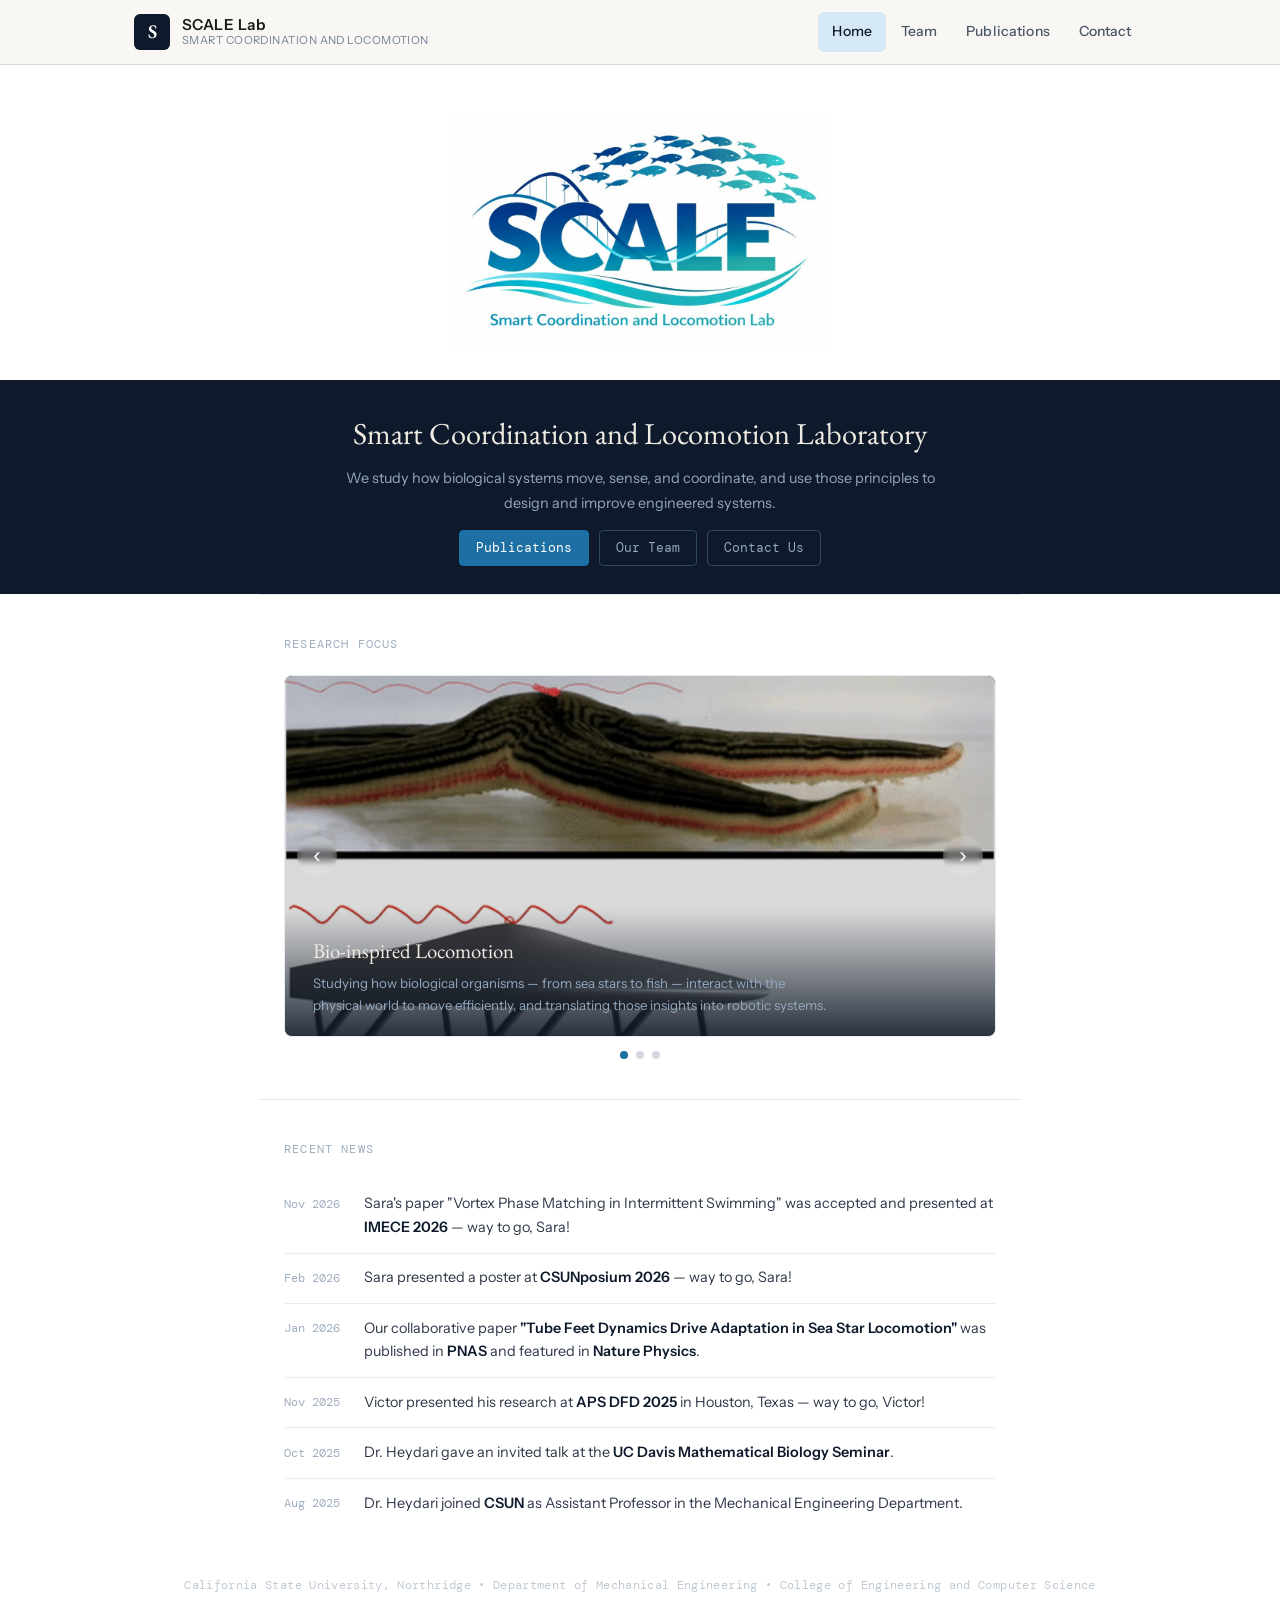
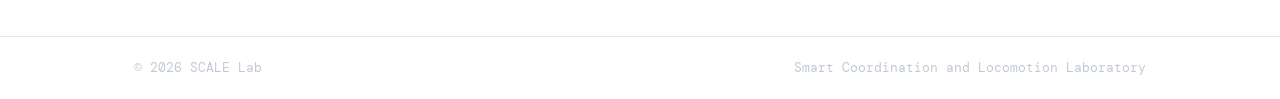
<file: index.html>
<!DOCTYPE html>
<html lang="en">
<head>
  <meta charset="UTF-8" />
  <meta name="viewport" content="width=device-width, initial-scale=1.0" />
  <title>SCALE Lab – Smart Coordination and Locomotion Lab</title>
  <link rel="preconnect" href="https://fonts.googleapis.com" />
  <link href="https://fonts.googleapis.com/css2?family=EB+Garamond:ital,wght@0,400;0,600;1,400&family=DM+Mono:wght@400;500&family=Instrument+Sans:wght@400;500;600&display=swap" rel="stylesheet" />
  <link rel="stylesheet" href="style.css" />
  <style>
    body { background: #fff; }
    .home-logo-wrap {
      text-align: center;
      padding: 3rem 1.5rem 2rem;
      background: #fff;
      display: flex;
      justify-content: center;
    }
    .home-logo-wrap img {
      width: 380px;
      max-width: 90%;
    }
    .home-bar {
      background: var(--navy);
      padding: 1.75rem 0;
      text-align: center;
    }
    .home-bar h1 {
      font-family: 'EB Garamond', Georgia, serif;
      font-size: clamp(1.4rem, 2.5vw, 1.9rem);
      font-weight: 400;
      color: #f0ece4;
      margin-bottom: .4rem;
    }
    .home-bar p {
      font-size: .9rem;
      color: #94a8bf;
      line-height: 1.7;
      max-width: 600px;
      margin: 0 auto .9rem;
    }
    .home-bar-links { display: flex; gap: .6rem; justify-content: center; flex-wrap: wrap; }
    .home-bar-btn {
      font-size: .8rem;
      font-family: 'DM Mono', monospace;
      padding: .4rem 1rem;
      border-radius: 4px;
      text-decoration: none;
      transition: all .15s;
      border: 1px solid #2d4a63;
      color: #94a8bf;
    }
    .home-bar-btn:hover { background: #1a2e47; color: #fff; text-decoration: none; }
    .home-bar-btn.primary { background: var(--accent); color: #fff; border-color: var(--accent); }
    .home-bar-btn.primary:hover { filter: brightness(1.1); }

    .home-section {
      max-width: 760px;
      margin: 0 auto;
      padding: 2.5rem 1.5rem;
    }
    .home-divider {
      border: none;
      border-top: 1px solid #e2e8f0;
      max-width: 760px;
      margin: 0 auto;
    }
    .home-section-title {
      font-family: 'DM Mono', monospace;
      font-size: .73rem;
      letter-spacing: .1em;
      text-transform: uppercase;
      color: #a0aec0;
      margin-bottom: 1.25rem;
    }

    /* ── Carousel ── */
    .carousel {
      position: relative;
      overflow: hidden;
      border-radius: 8px;
      border: 1px solid #e8edf2;
      background: #000;
    }
    .carousel-track {
      display: flex;
      transition: transform .45s ease;
    }
    .carousel-slide {
      min-width: 100%;
      position: relative;
    }
    .carousel-slide video {
      width: 100%;
      height: 360px;
      object-fit: cover;
      display: block;
      opacity: .72;
    }
    .carousel-caption {
      position: absolute;
      bottom: 0;
      left: 0;
      right: 0;
      padding: 1.5rem 1.75rem 1.25rem;
      background: linear-gradient(transparent, rgba(10,20,35,.85));
      color: #fff;
    }
    .carousel-caption h3 {
      font-family: 'EB Garamond', Georgia, serif;
      font-size: 1.3rem;
      font-weight: 400;
      margin-bottom: .3rem;
      color: #f0ece4;
    }
    .carousel-caption p {
      font-size: .83rem;
      color: #94a8bf;
      line-height: 1.6;
      max-width: 520px;
    }

    /* Arrows */
    .carousel-btn {
      position: absolute;
      top: 50%;
      transform: translateY(-50%);
      background: rgba(255,255,255,.15);
      border: none;
      color: #fff;
      font-size: 1.4rem;
      width: 40px;
      height: 40px;
      border-radius: 50%;
      cursor: pointer;
      display: flex;
      align-items: center;
      justify-content: center;
      transition: background .15s;
      z-index: 10;
      backdrop-filter: blur(4px);
    }
    .carousel-btn:hover { background: rgba(255,255,255,.3); }
    .carousel-btn.prev { left: 12px; }
    .carousel-btn.next { right: 12px; }

    /* Dots */
    .carousel-dots {
      display: flex;
      justify-content: center;
      gap: .5rem;
      margin-top: .85rem;
    }
    .carousel-dot {
      width: 8px;
      height: 8px;
      border-radius: 50%;
      background: #d2d8e0;
      border: none;
      cursor: pointer;
      transition: background .15s;
    }
    .carousel-dot.active { background: var(--accent); }

    .news-table { width: 100%; border-collapse: collapse; }
    .news-table tr { border-bottom: 1px solid #e8edf2; }
    .news-table tr:last-child { border-bottom: none; }
    .news-table td { padding: .8rem 0; vertical-align: top; }
    .news-table .nd {
      font-family: 'DM Mono', monospace;
      font-size: .73rem;
      color: #a0aec0;
      white-space: nowrap;
      padding-right: 1.5rem;
      padding-top: .95rem;
    }
    .news-table .nt { font-size: .9rem; color: #2d3748; line-height: 1.65; }
    .news-table .nt strong { color: #0e1a2b; font-weight: 600; }

    .home-affil {
      text-align: center;
      padding: .5rem 1.5rem 2.5rem;
      font-family: 'DM Mono', monospace;
      font-size: .73rem;
      color: #c0cad4;
      letter-spacing: .03em;
    }
    .site-footer { background: #fff; border-top: 1px solid #e2e8f0; }
    .footer-inner { color: #c0cad4; }

    @media (max-width: 580px) {
      .carousel-slide video { height: 220px; }
    }
  </style>
</head>
<body>
  <header class="site-header">
    <div class="container header-inner">
      <a href="index.html" class="logo">
        <span class="logo-mark">S</span>
        <div class="logo-text">
          <span class="logo-name">SCALE Lab</span>
          <span class="logo-full">Smart Coordination and Locomotion</span>
        </div>
      </a>
      <nav class="site-nav">
        <a href="index.html" class="nav-link active">Home</a>
        <a href="team.html" class="nav-link">Team</a>
        <a href="publications.html" class="nav-link">Publications</a>
        <a href="contact.html" class="nav-link">Contact</a>
      </nav>
      <button class="nav-toggle" aria-label="Toggle navigation">&#9776;</button>
    </div>
  </header>

  <main>
    <!-- Logo -->
    <div class="home-logo-wrap">
      <img src="logo.png" alt="SCALE Lab Logo" />
    </div>

    <!-- Dark bar -->
    <div class="home-bar">
      <div class="container">
        <h1>Smart Coordination and Locomotion Laboratory</h1>
        <p>We study how biological systems move, sense, and coordinate, and use those principles to design and improve engineered systems.</p>
        <div class="home-bar-links">
          <a href="publications.html" class="home-bar-btn primary">Publications</a>
          <a href="team.html" class="home-bar-btn">Our Team</a>
          <a href="contact.html" class="home-bar-btn">Contact Us</a>
        </div>
      </div>
    </div>

    <hr class="home-divider" />

    <!-- Research Carousel -->
    <div class="home-section">
      <div class="home-section-title">Research Focus</div>

      <div class="carousel">
        <div class="carousel-track" id="carouselTrack">

          <!-- Slide 1 -->
          <div class="carousel-slide">
            <img src="seastar.png" alt="Bio-inspired Locomotion" style="width:100%;height:360px;object-fit:cover;display:block;opacity:.85;" />
            <div class="carousel-caption">
              <h3>Bio-inspired Locomotion</h3>
              <p>Studying how biological organisms — from sea stars to fish — interact with the physical world to move efficiently, and translating those insights into robotic systems.</p>
            </div>
          </div>

          <!-- Slide 2 -->
          <div class="carousel-slide">
            <img src="foils.png" alt="AI-Powered Swimmers" style="width:100%;height:360px;object-fit:cover;display:block;opacity:.85;" />
            <div class="carousel-caption">
              <h3>AI-Powered Swimmers</h3>
              <p>Using Reinforcement Learning to discover optimal locomotion strategies and sensory feedback policies for bio-inspired underwater robots.</p>
            </div>
          </div>

          <!-- Slide 3 -->
          <div class="carousel-slide">
            <img src="schooling.png" alt="Decentralized Multi-Agent Control" style="width:100%;height:360px;object-fit:cover;display:block;opacity:.85;" />
            <div class="carousel-caption">
              <h3>Decentralized Multi-Agent Control</h3>
              <p>Building mathematical models of collective behavior in fish schools and other biological groups to design scalable, distributed robotic systems.</p>
            </div>
          </div>

        </div>

        <button class="carousel-btn prev" onclick="moveCarousel(-1)">&#8249;</button>
        <button class="carousel-btn next" onclick="moveCarousel(1)">&#8250;</button>
      </div>

      <div class="carousel-dots">
        <button class="carousel-dot active" onclick="goToSlide(0)"></button>
        <button class="carousel-dot" onclick="goToSlide(1)"></button>
        <button class="carousel-dot" onclick="goToSlide(2)"></button>
      </div>
    </div>

    <hr class="home-divider" />

    <!-- News -->
    <div class="home-section">
      <div class="home-section-title">Recent News</div>
      <table class="news-table">
        <tr>
          <td class="nd">Nov 2026</td>
          <td class="nt">Sara's paper "Vortex Phase Matching in Intermittent Swimming" was accepted and presented at <strong>IMECE 2026</strong> — way to go, Sara!</td>
        </tr>
        <tr>
          <td class="nd">Feb 2026</td>
          <td class="nt">Sara presented a poster at <strong>CSUNposium 2026</strong> — way to go, Sara!</td>
        </tr>
        <tr>
          <td class="nd">Jan 2026</td>
          <td class="nt">Our collaborative paper <strong>"Tube Feet Dynamics Drive Adaptation in Sea Star Locomotion"</strong> was published in <strong>PNAS</strong> and featured in <strong>Nature Physics</strong>.</td>
        </tr>
        <tr>
          <td class="nd">Nov 2025</td>
          <td class="nt">Victor presented his research at <strong>APS DFD 2025</strong> in Houston, Texas — way to go, Victor!</td>
        </tr>
        <tr>
          <td class="nd">Oct 2025</td>
          <td class="nt">Dr. Heydari gave an invited talk at the <strong>UC Davis Mathematical Biology Seminar</strong>.</td>
        </tr>
        <tr>
          <td class="nd">Aug 2025</td>
          <td class="nt">Dr. Heydari joined <strong>CSUN</strong> as Assistant Professor in the Mechanical Engineering Department.</td>
        </tr>
      </table>
    </div>

    <div class="home-affil">
      California State University, Northridge &bull; Department of Mechanical Engineering &bull; College of Engineering and Computer Science
    </div>
  </main>

  <footer class="site-footer">
    <div class="container footer-inner">
      <span>&copy; 2026 SCALE Lab</span>
      <span>Smart Coordination and Locomotion Laboratory</span>
    </div>
  </footer>

  <script src="nav.js"></script>
  <script>
    let current = 0;
    const total = 3;
    const track = document.getElementById('carouselTrack');
    const dots = document.querySelectorAll('.carousel-dot');

    function goToSlide(n) {
      current = (n + total) % total;
      track.style.transform = `translateX(-${current * 100}%)`;
      dots.forEach((d, i) => d.classList.toggle('active', i === current));
    }

    function moveCarousel(dir) {
      goToSlide(current + dir);
    }

    // Auto-advance every 6 seconds
    setInterval(() => moveCarousel(1), 6000);
  </script>
</body>
</html>
</file>
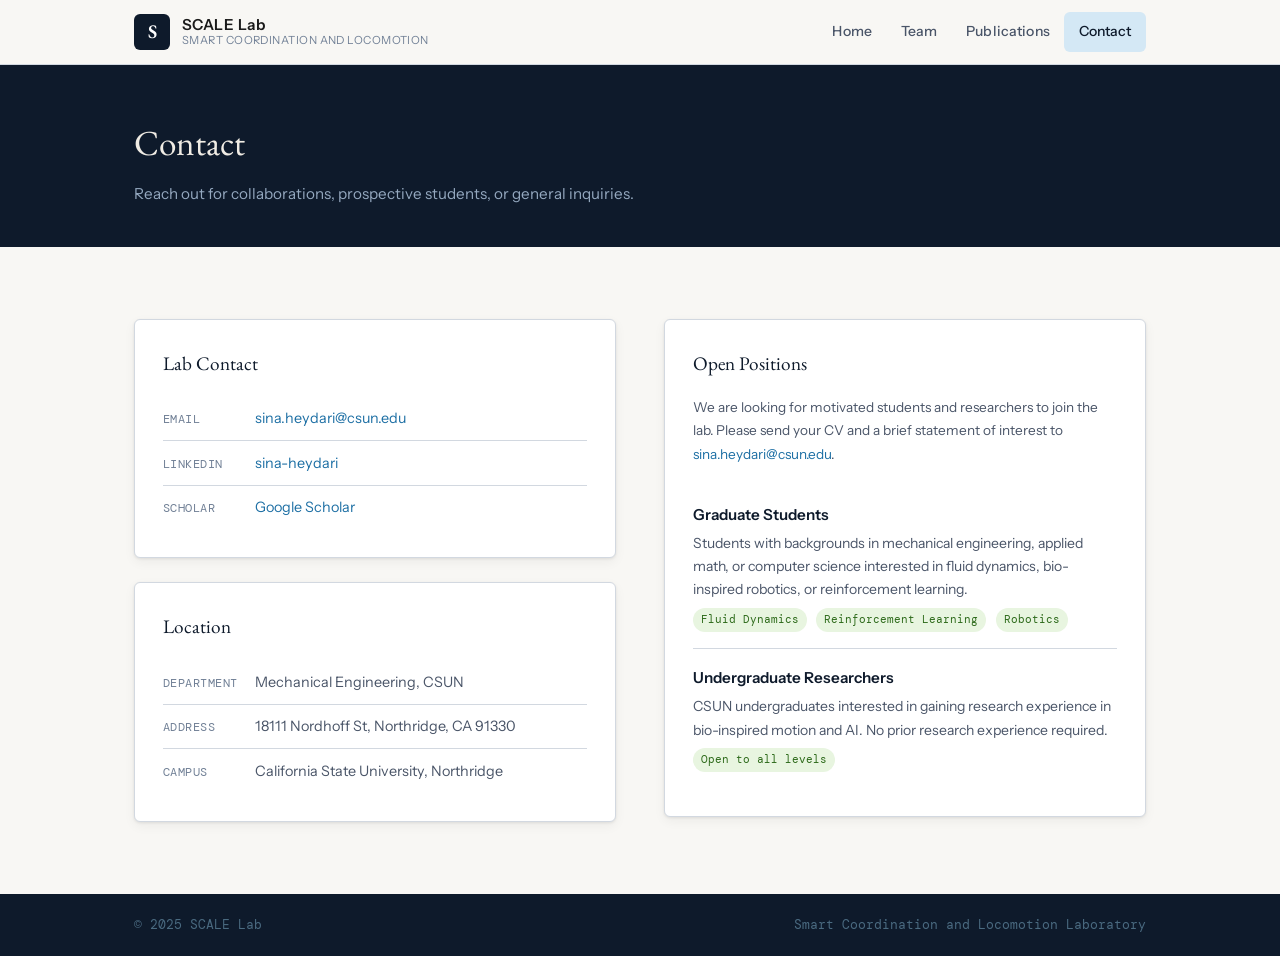
<file: contact.html>
<!DOCTYPE html>
<html lang="en">
<head>
  <meta charset="UTF-8" />
  <meta name="viewport" content="width=device-width, initial-scale=1.0" />
  <title>Contact – SCALE Lab</title>
  <link rel="preconnect" href="https://fonts.googleapis.com" />
  <link href="https://fonts.googleapis.com/css2?family=EB+Garamond:ital,wght@0,400;0,600;1,400&family=DM+Mono:wght@400;500&family=Instrument+Sans:wght@400;500;600&display=swap" rel="stylesheet" />
  <link rel="stylesheet" href="style.css" />
</head>
<body>

  <header class="site-header">
    <div class="container header-inner">
      <a href="index.html" class="logo">
        <span class="logo-mark">S</span>
        <div class="logo-text">
          <span class="logo-name">SCALE Lab</span>
          <span class="logo-full">Smart Coordination and Locomotion</span>
        </div>
      </a>
      <nav class="site-nav">
        <a href="index.html" class="nav-link">Home</a>
        <a href="team.html" class="nav-link">Team</a>
        <a href="publications.html" class="nav-link">Publications</a>
        <a href="contact.html" class="nav-link active">Contact</a>
      </nav>
      <button class="nav-toggle" aria-label="Toggle navigation">&#9776;</button>
    </div>
  </header>

  <div class="page-hero">
    <div class="container">
      <h1>Contact</h1>
      <p>Reach out for collaborations, prospective students, or general inquiries.</p>
    </div>
  </div>

  <main>
    <section class="section">
      <div class="container">
        <div class="contact-grid">

          <!-- Left column -->
          <div>
            <div class="contact-box" style="margin-bottom:1.5rem;">
              <h3>Lab Contact</h3>
              <div class="contact-row">
                <span class="contact-label">Email</span>
                <span class="contact-val"><a href="mailto:sina.heydari@csun.edu">sina.heydari@csun.edu</a></span>
              </div>
              <div class="contact-row">
                <span class="contact-label">LinkedIn</span>
                <span class="contact-val"><a href="https://www.linkedin.com/in/sina-heydari-43697558/">sina-heydari</a></span>
              </div>
              <!-- <div class="contact-row">
                <span class="contact-label">GitHub</span>
                <span class="contact-val"><a href="https://github.com/sinaheydariGIT">sinaheydariGIT</a></span>
              </div> -->
              <div class="contact-row">
                <span class="contact-label">Scholar</span>
                <span class="contact-val"><a href="https://scholar.google.com/citations?user=4Ar9KaEAAAAJ&hl=en">Google Scholar</a></span>
              </div>
            </div>

            <div class="contact-box">
              <h3>Location</h3>
              <div class="contact-row">
                <span class="contact-label">Department</span>
                <span class="contact-val">Mechanical Engineering, CSUN</span>
              </div>
              <div class="contact-row">
                <span class="contact-label">Address</span>
                <span class="contact-val">18111 Nordhoff St, Northridge, CA 91330</span>
              </div>
              <div class="contact-row">
                <span class="contact-label">Campus</span>
                <span class="contact-val">California State University, Northridge</span>
              </div>
            </div>
          </div>

          <!-- Right column -->
          <div>
            <div class="contact-box">
              <h3>Open Positions</h3>
              <p style="font-size:.85rem;color:var(--text-2);margin-bottom:1.25rem;line-height:1.7;">
                We are looking for motivated students and researchers to join the lab. Please send your CV and a brief statement of interest to <a href="mailto:sina.heydari@csun.edu">sina.heydari@csun.edu</a>.
              </p>
              <ul class="opening-list">
                <li class="opening-item">
                  <div class="opening-title">Graduate Students </div>
                  <div class="opening-desc">Students with backgrounds in mechanical engineering, applied math, or computer science interested in fluid dynamics, bio-inspired robotics, or reinforcement learning.</div>
                  <span class="opening-tag">Fluid Dynamics</span>
                  <span class="opening-tag">Reinforcement Learning</span>
                  <span class="opening-tag">Robotics</span>
                </li>
                <li class="opening-item">
                  <div class="opening-title">Undergraduate Researchers</div>
                  <div class="opening-desc">CSUN undergraduates interested in gaining research experience in bio-inspired motion and AI. No prior research experience required.</div>
                  <span class="opening-tag">Open to all levels</span>
                </li>
                <!-- <li class="opening-item">
                  <div class="opening-title">Postdoctoral &amp; Visiting Scholars</div>
                  <div class="opening-desc">Researchers with expertise in fluid-structure interaction, multi-agent systems, or machine learning are welcome to reach out about visiting opportunities.</div>
                  <span class="opening-tag">Flexible</span> -->
                <!-- </li> -->
              </ul>
            </div>
          </div>

        </div>
      </div>
    </section>
  </main>

  <footer class="site-footer">
    <div class="container footer-inner">
      <span>&copy; 2025 SCALE Lab</span>
      <span>Smart Coordination and Locomotion Laboratory</span>
    </div>
  </footer>

  <script src="nav.js"></script>
</body>
</html>
</file>
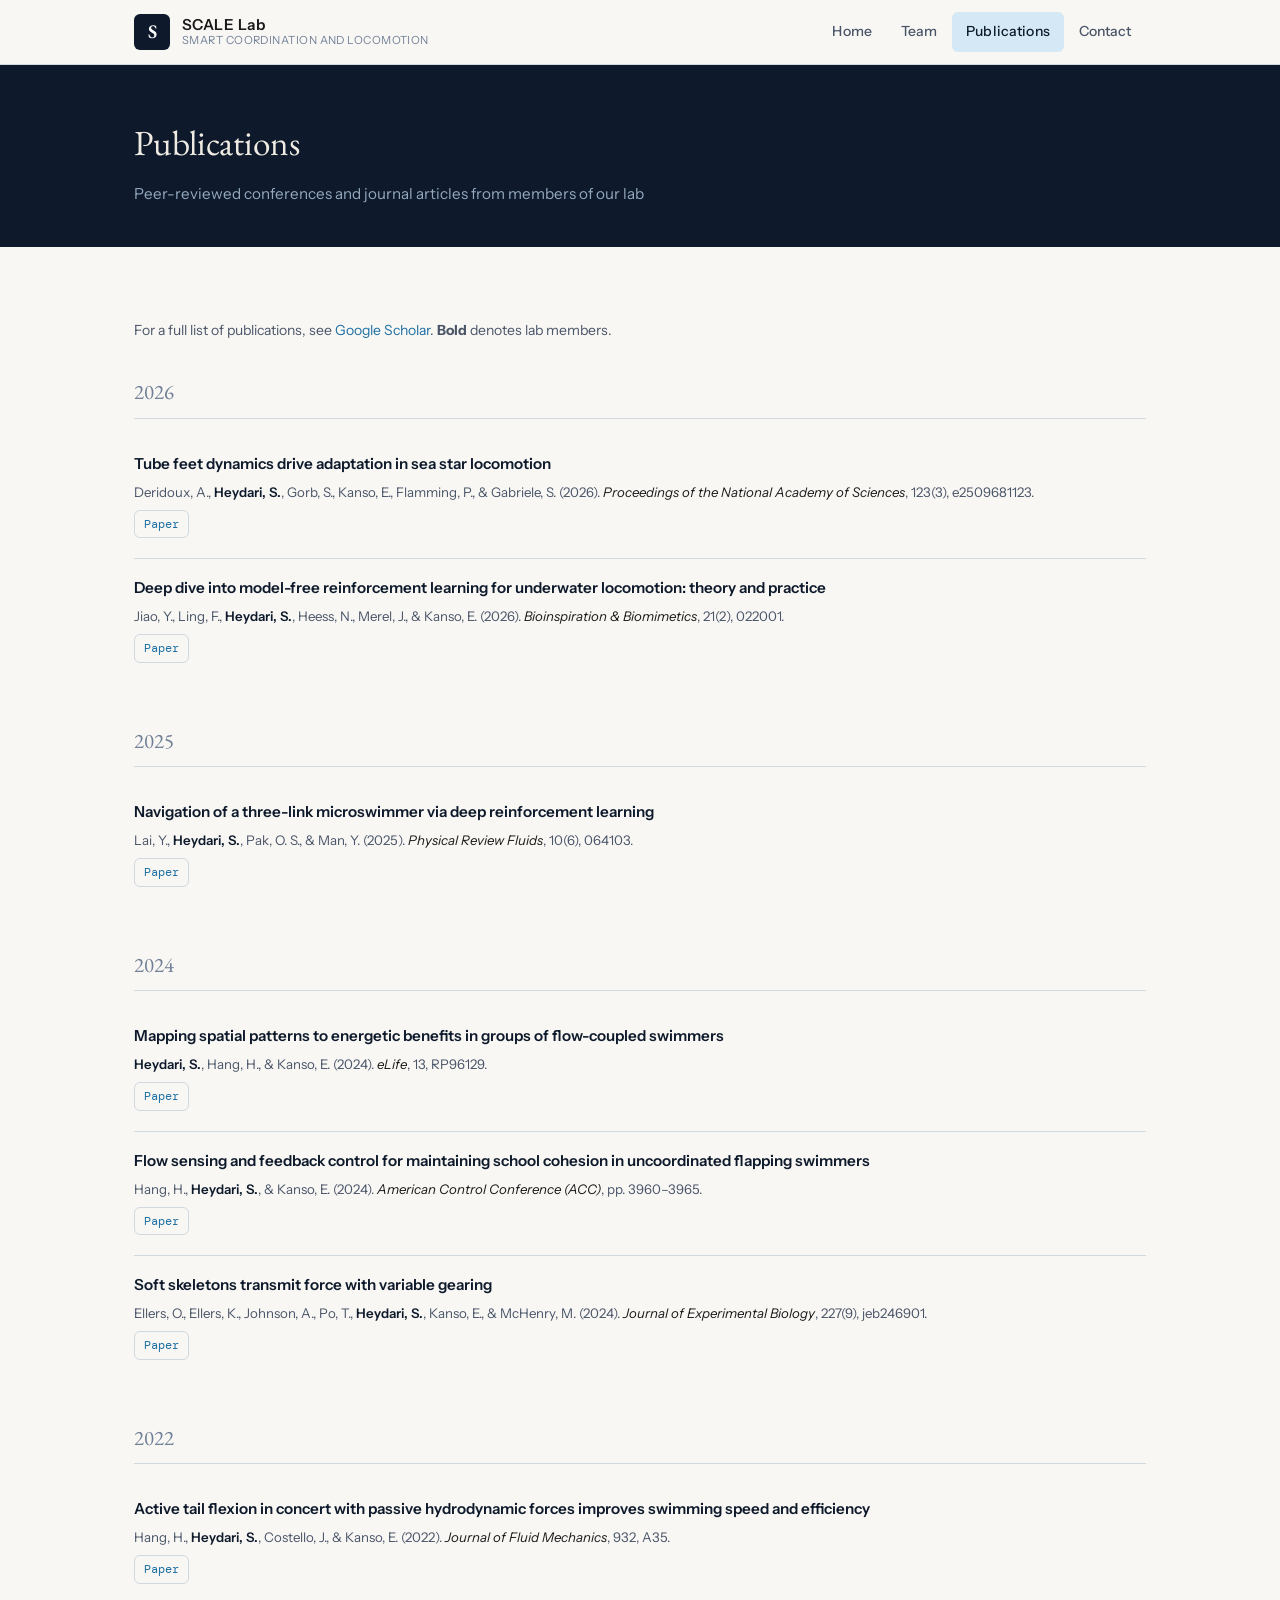
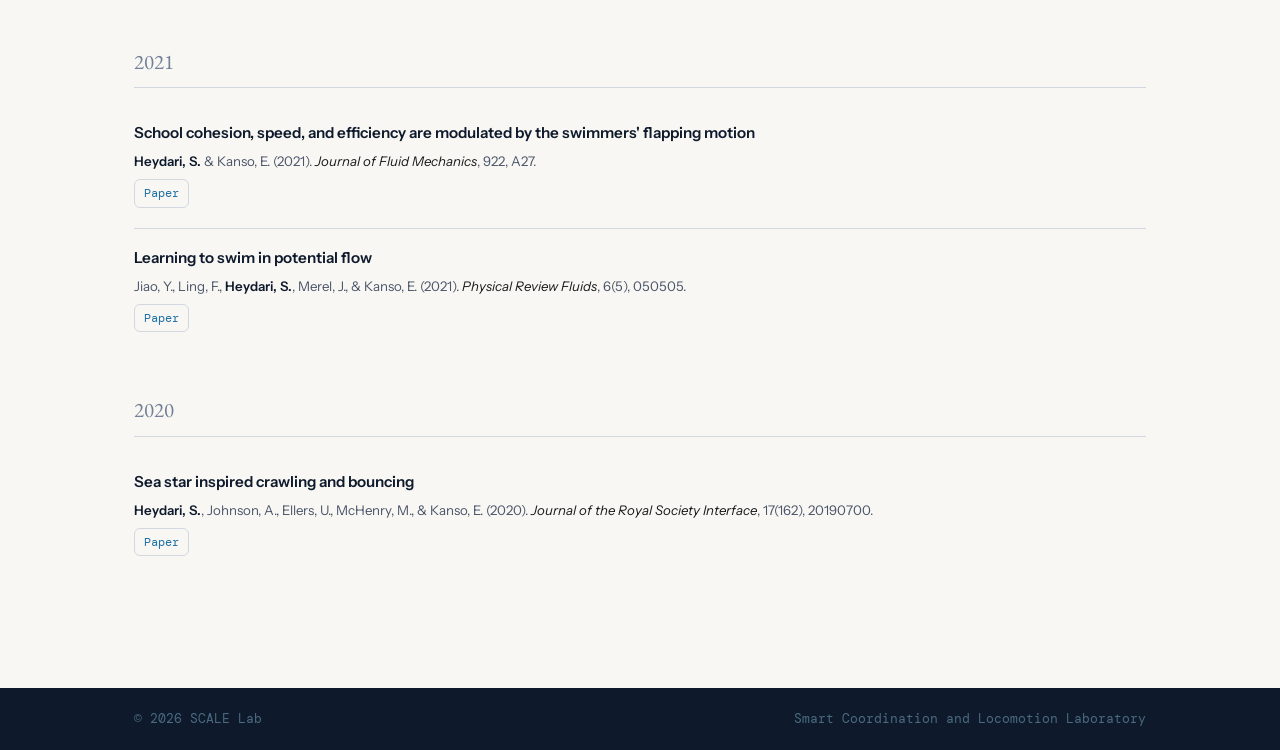
<file: publications.html>
<!DOCTYPE html>
<html lang="en">
<head>
  <meta charset="UTF-8" />
  <meta name="viewport" content="width=device-width, initial-scale=1.0" />
  <title>Publications – SCALE Lab</title>
  <link rel="preconnect" href="https://fonts.googleapis.com" />
  <link href="https://fonts.googleapis.com/css2?family=EB+Garamond:ital,wght@0,400;0,600;1,400&family=DM+Mono:wght@400;500&family=Instrument+Sans:wght@400;500;600&display=swap" rel="stylesheet" />
  <link rel="stylesheet" href="style.css" />
</head>
<body>

  <header class="site-header">
    <div class="container header-inner">
      <a href="index.html" class="logo">
        <span class="logo-mark">S</span>
        <div class="logo-text">
          <span class="logo-name">SCALE Lab</span>
          <span class="logo-full">Smart Coordination and Locomotion</span>
        </div>
      </a>
      <nav class="site-nav">
        <a href="index.html" class="nav-link">Home</a>
        <a href="team.html" class="nav-link">Team</a>
        <a href="publications.html" class="nav-link active">Publications</a>
        <a href="contact.html" class="nav-link">Contact</a>
      </nav>
      <button class="nav-toggle" aria-label="Toggle navigation">&#9776;</button>
    </div>
  </header>

  <div class="page-hero">
    <div class="container">
      <h1>Publications</h1>
      <p>Peer-reviewed conferences and journal articles from members of our lab</p>
    </div>
  </div>

  <main>
    <section class="section">
      <div class="container">

        <p style="font-size:.875rem;color:var(--text-2);margin-bottom:2rem;">For a full list of publications, see <a href="https://scholar.google.com/citations?user=4Ar9KaEAAAAJ&hl=en">Google Scholar</a>. <strong>Bold</strong> denotes lab members.</p>

        

        <!-- 2026 -->
        <div class="pub-year-group">
          <div class="pub-year">2026</div>
        
          <div class="pub-entry">
            <div class="pub-content">
              <div class="pub-title">Tube feet dynamics drive adaptation in sea star locomotion</div>
              <div class="pub-authors">
                Deridoux, A., <em>Heydari, S.</em>, Gorb, S., Kanso, E., Flamming, P., &amp; Gabriele, S. (2026).
                <span class="pub-journal">Proceedings of the National Academy of Sciences</span>, 123(3), e2509681123.
                <div class="pub-links">
                  <a href="https://www.pnas.org/doi/abs/10.1073/pnas.2509681123" class="pub-link">Paper</a>
                </div>
              </div>
            </div>
          </div>
        
          <div class="pub-entry">
            <div class="pub-content">
              <div class="pub-title">Deep dive into model-free reinforcement learning for underwater locomotion: theory and practice</div>
              <div class="pub-authors">
                Jiao, Y., Ling, F., <em>Heydari, S.</em>, Heess, N., Merel, J., &amp; Kanso, E. (2026).
                <span class="pub-journal">Bioinspiration &amp; Biomimetics</span>, 21(2), 022001.
                <div class="pub-links">
                  <a href="https://iopscience.iop.org/article/10.1088/1748-3190/ae4930" class="pub-link">Paper</a>
                </div>
              </div>
            </div>
          </div>
        
        </div>

        <!-- 2025 -->
        <div class="pub-year-group">
          <div class="pub-year">2025</div>
          <div class="pub-entry">
            <div class="pub-content">
              <div class="pub-title">Navigation of a three-link microswimmer via deep reinforcement learning</div>
              <div class="pub-authors">Lai, Y., <em>Heydari, S.</em>, Pak, O. S., &amp; Man, Y. (2025). <span class="pub-journal">Physical Review Fluids</span>, 10(6), 064103.
                <div class="pub-links"><a href="https://journals.aps.org/prfluids/abstract/10.1103/9msg-hgqn" class="pub-link">Paper</a></div>
              </div>
            </div>
          </div>
        </div>

        <!-- 2024 -->
        <div class="pub-year-group">
          <div class="pub-year">2024</div>
          <div class="pub-entry">
            <div class="pub-content">
              <div class="pub-title">Mapping spatial patterns to energetic benefits in groups of flow-coupled swimmers</div>
              <div class="pub-authors"><em>Heydari, S.</em>, Hang, H., &amp; Kanso, E. (2024). <span class="pub-journal">eLife</span>, 13, RP96129.
                <div class="pub-links"><a href="https://doi.org/10.7554/eLife.96129.2" class="pub-link">Paper</a></div>
              </div>
            </div>
          </div>
          <div class="pub-entry">
            <div class="pub-content">
              <div class="pub-title">Flow sensing and feedback control for maintaining school cohesion in uncoordinated flapping swimmers</div>
              <div class="pub-authors">Hang, H., <em>Heydari, S.</em>, &amp; Kanso, E. (2024). <span class="pub-journal">American Control Conference (ACC)</span>, pp. 3960–3965.
                <div class="pub-links"><a href="https://doi.org/10.23919/ACC60939.2024.10644662" class="pub-link">Paper</a></div>
              </div>
            </div>
          </div>
          <div class="pub-entry">
            <div class="pub-content">
              <div class="pub-title">Soft skeletons transmit force with variable gearing</div>
              <div class="pub-authors">Ellers, O., Ellers, K., Johnson, A., Po, T., <em>Heydari, S.</em>, Kanso, E., &amp; McHenry, M. (2024). <span class="pub-journal">Journal of Experimental Biology</span>, 227(9), jeb246901.
                <div class="pub-links"><a href="https://doi.org/10.1242/jeb.246901" class="pub-link">Paper</a></div>
              </div>
            </div>
          </div>
        </div>

        <!-- 2022 -->
        <div class="pub-year-group">
          <div class="pub-year">2022</div>
          <div class="pub-entry">
            <div class="pub-content">
              <div class="pub-title">Active tail flexion in concert with passive hydrodynamic forces improves swimming speed and efficiency</div>
              <div class="pub-authors">Hang, H., <em>Heydari, S.</em>, Costello, J., &amp; Kanso, E. (2022). <span class="pub-journal">Journal of Fluid Mechanics</span>, 932, A35.
                <div class="pub-links"><a href="https://www.cambridge.org/core/journals/journal-of-fluid-mechanics/article/active-tail-flexion-in-concert-with-passive-hydrodynamic-forces-improves-swimming-speed-and-efficiency/48413CCD6F1D885E7C39FDDFE58E1798" class="pub-link">Paper</a></div>
              </div>
            </div>
          </div>
        </div>

        <!-- 2021 -->
        <div class="pub-year-group">
          <div class="pub-year">2021</div>
          <div class="pub-entry">
            <div class="pub-content">
              <div class="pub-title">School cohesion, speed, and efficiency are modulated by the swimmers' flapping motion</div>
              <div class="pub-authors"><em>Heydari, S.</em> &amp; Kanso, E. (2021). <span class="pub-journal">Journal of Fluid Mechanics</span>, 922, A27.
                <div class="pub-links"><a href="https://www.cambridge.org/core/journals/journal-of-fluid-mechanics/article/abs/school-cohesion-speed-and-efficiency-are-modulated-by-the-swimmers-flapping-motion/DAFE1E5B63409596454FC1F734AC7477" class="pub-link">Paper</a></div>
              </div>
            </div>
          </div>
          <div class="pub-entry">
            <div class="pub-content">
              <div class="pub-title">Learning to swim in potential flow</div>
              <div class="pub-authors">Jiao, Y., Ling, F., <em>Heydari, S.</em>, Merel, J., &amp; Kanso, E. (2021). <span class="pub-journal">Physical Review Fluids</span>, 6(5), 050505.
                <div class="pub-links"><a href="https://journals.aps.org/prfluids/abstract/10.1103/PhysRevFluids.6.050505" class="pub-link">Paper</a></div>
              </div>
            </div>
          </div>
        </div>

        <!-- 2020 -->
        <div class="pub-year-group">
          <div class="pub-year">2020</div>
          <div class="pub-entry">
            <div class="pub-content">
              <div class="pub-title">Sea star inspired crawling and bouncing</div>
              <div class="pub-authors"><em>Heydari, S.</em>, Johnson, A., Ellers, U., McHenry, M., &amp; Kanso, E. (2020). <span class="pub-journal">Journal of the Royal Society Interface</span>, 17(162), 20190700.
                <div class="pub-links"><a href="https://royalsocietypublishing.org/doi/10.1098/rsif.2019.0700" class="pub-link">Paper</a></div>
              </div>
            </div>
          </div>
        </div>

      </div>
    </section>
  </main>

  <footer class="site-footer">
    <div class="container footer-inner">
      <span>&copy; 2026 SCALE Lab</span>
      <span>Smart Coordination and Locomotion Laboratory</span>
    </div>
  </footer>

  <script src="nav.js"></script>
</body>
</html>
</file>
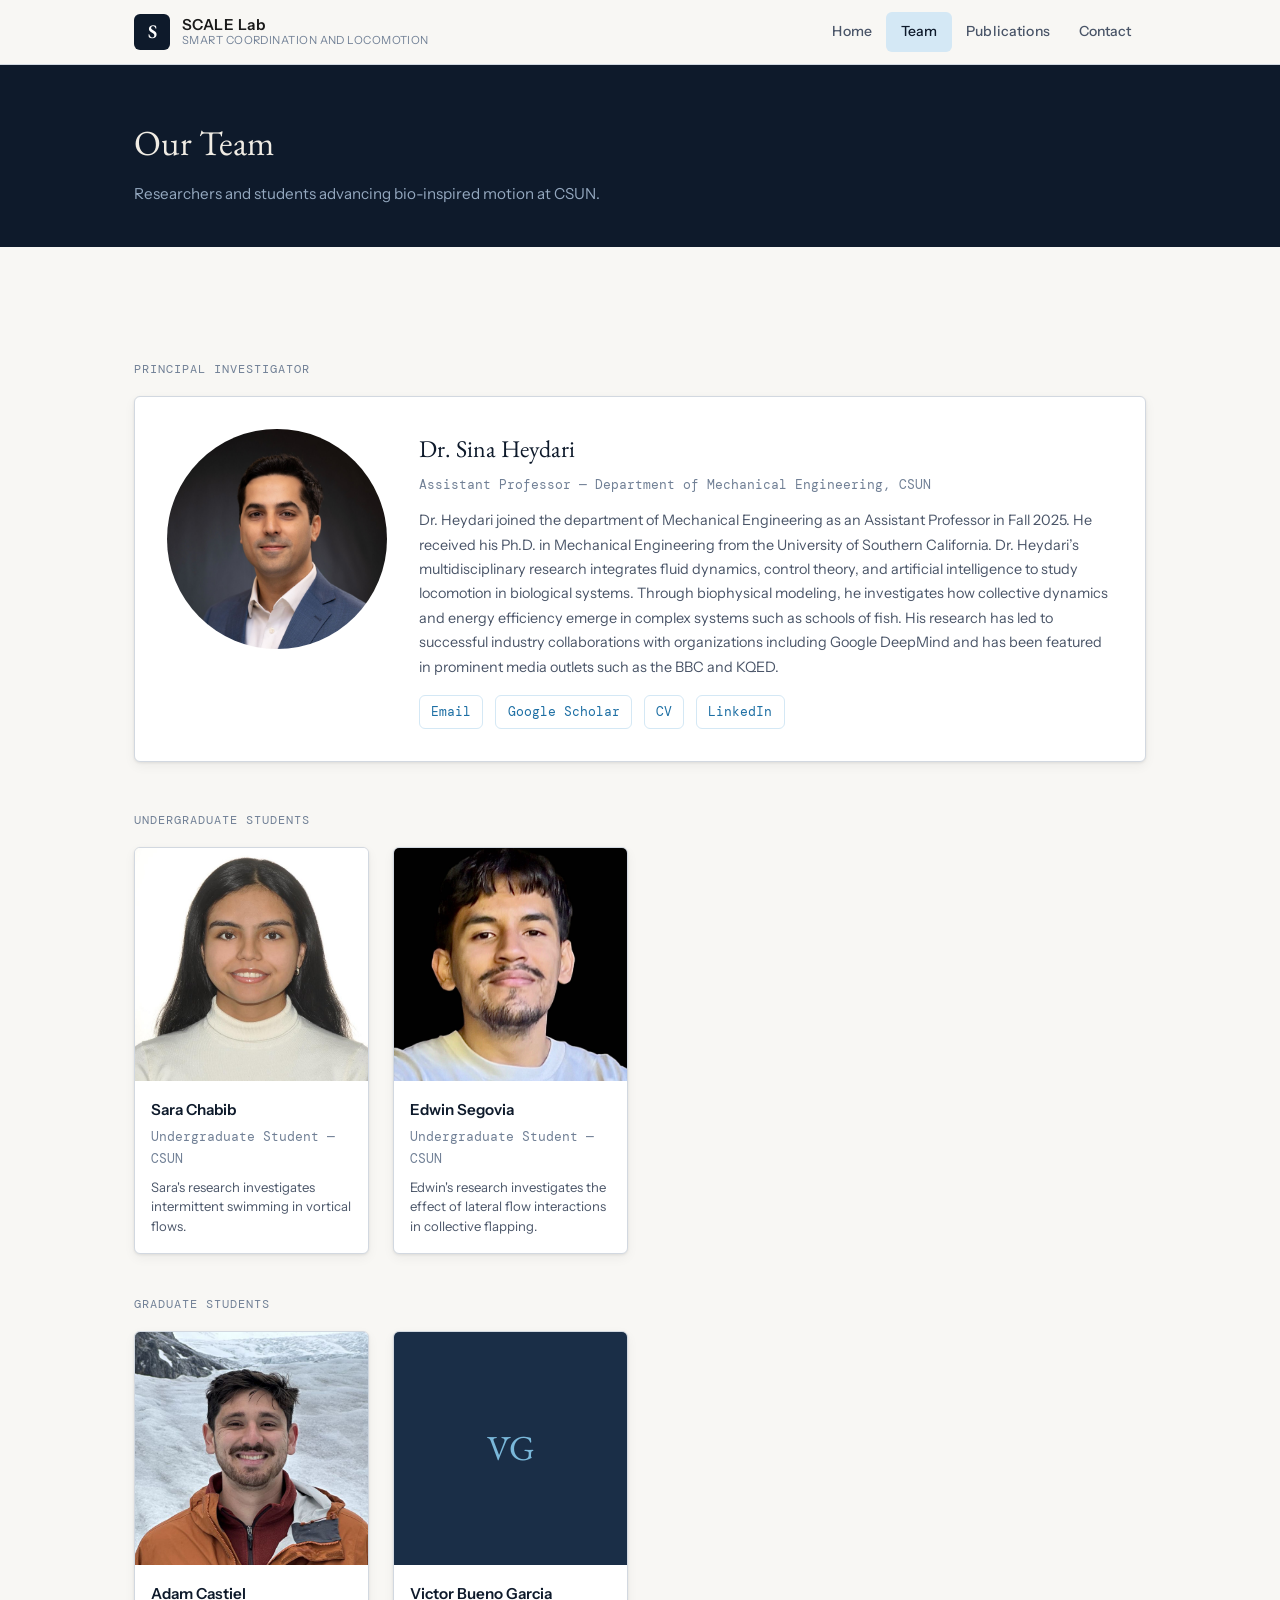
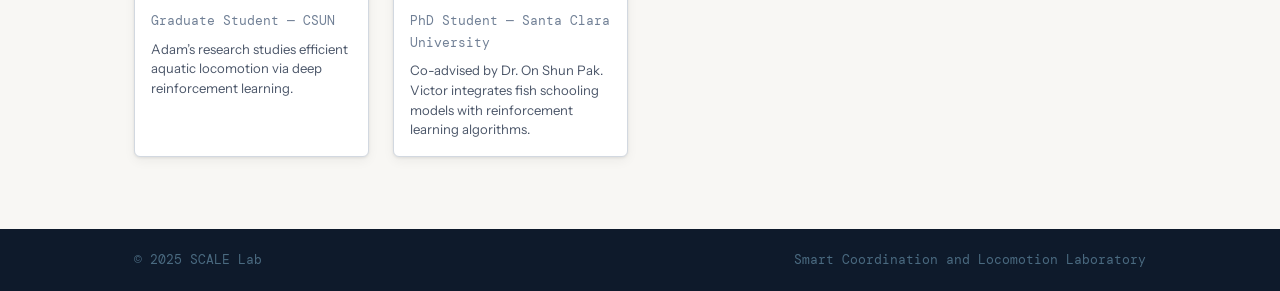
<file: team.html>
<!DOCTYPE html>
<html lang="en">
<head>
  <meta charset="UTF-8" />
  <meta name="viewport" content="width=device-width, initial-scale=1.0" />
  <title>Team – SCALE Lab</title>
  <link rel="preconnect" href="https://fonts.googleapis.com" />
  <link href="https://fonts.googleapis.com/css2?family=EB+Garamond:ital,wght@0,400;0,600;1,400&family=DM+Mono:wght@400;500&family=Instrument+Sans:wght@400;500;600&display=swap" rel="stylesheet" />
  <link rel="stylesheet" href="style.css" />
</head>
<body>

  <header class="site-header">
    <div class="container header-inner">
      <a href="index.html" class="logo">
        <span class="logo-mark">S</span>
        <div class="logo-text">
          <span class="logo-name">SCALE Lab</span>
          <span class="logo-full">Smart Coordination and Locomotion</span>
        </div>
      </a>
      <nav class="site-nav">
        <a href="index.html" class="nav-link">Home</a>
        <a href="team.html" class="nav-link active">Team</a>
        <a href="publications.html" class="nav-link">Publications</a>
        <a href="contact.html" class="nav-link">Contact</a>
      </nav>
      <button class="nav-toggle" aria-label="Toggle navigation">&#9776;</button>
    </div>
  </header>

  <div class="page-hero">
    <div class="container">
      <h1>Our Team</h1>
      <p>Researchers and students advancing bio-inspired motion at CSUN.</p>
    </div>
  </div>

  <main>
    <section class="section">
      <div class="container">

        <!-- PI -->
        <div class="group-label">Principal Investigator</div>
        <div class="pi-card">
          <img src="sina.jpg" alt="Dr. Sina Heydari" style="width:220px;height:220px;border-radius:100%;object-fit:cover;flex-shrink:0;" />
          <div class="pi-details">
            <h3>Dr. Sina Heydari</h3>
            <div class="pi-title">Assistant Professor &mdash; Department of Mechanical Engineering, CSUN</div>
            <p> Dr. Heydari joined the department of Mechanical Engineering as an Assistant Professor in Fall 2025. He received his Ph.D. in Mechanical Engineering from the University of Southern California.
Dr. Heydari’s multidisciplinary research integrates fluid dynamics, control theory, and artificial intelligence to study locomotion in biological systems. Through biophysical modeling, he investigates how collective dynamics and energy efficiency emerge in complex systems such as schools of fish. His research has led to successful industry collaborations with organizations including Google DeepMind and has been featured in prominent media outlets such as the BBC and KQED. </p>
            <div class="pi-links">
              <a href="mailto:sina.heydari@csun.edu" class="pi-link">Email</a>
              <a href="https://scholar.google.com/citations?user=4Ar9KaEAAAAJ&hl=en" class="pi-link">Google Scholar</a>
              <a href="https://www.sinaheydari.me/cv" class="pi-link">CV</a>
              <a href="https://www.linkedin.com/in/sina-heydari-43697558/" class="pi-link">LinkedIn</a>
              <!-- <a href="https://github.com/sinaheydariGIT" class="pi-link">GitHub</a> -->
            </div>
          </div>
        </div>

        <!-- Undergraduate Students -->
        <div class="group-label">Undergraduate Students</div>
        <div class="team-grid">
          <div class="member-card">
            <img src="sara.png" alt="Sara Chabib" style="width:100%;aspect-ratio:1;object-fit:cover;" />
            <div class="member-info">
              <div class="member-name">Sara Chabib</div>
              <div class="member-role">Undergraduate Student — CSUN</div>
              <div class="member-research">Sara's research investigates intermittent swimming in vortical flows.</div>
            </div>
          </div>

          <div class="member-card">
            <img src="edwin.jpg" alt="Edwin Segovia" style="width:100%;aspect-ratio:1;object-fit:cover;" />
            <div class="member-info">
              <div class="member-name">Edwin Segovia</div>
              <div class="member-role">Undergraduate Student — CSUN</div>
              <div class="member-research">Edwin's research investigates the effect of lateral flow interactions in collective flapping.</div>
            </div>
          </div>
          
        </div>

        <!-- Graduate Students -->
<div class="group-label" style="margin-top:2.5rem;">Graduate Students</div>
<div class="team-grid">

  <div class="member-card">
  <img src="adam.jpeg" alt="Adam Castiel" style="width:100%;aspect-ratio:1;object-fit:cover;" />
  <div class="member-info">
    <div class="member-name">Adam Castiel</div>
    <div class="member-role">Graduate Student — CSUN</div>
    <div class="member-research">Adam’s research studies efficient aquatic locomotion via deep reinforcement learning.</div>
  </div>
</div>

  <div class="member-card">
    <div class="member-avatar">VG</div>
    <div class="member-info">
      <div class="member-name">Victor Bueno Garcia</div>
      <div class="member-role">PhD Student — Santa Clara University</div>
      <div class="member-research">Co-advised by Dr. On Shun Pak. Victor integrates fish schooling models with reinforcement learning algorithms.</div>
    </div>
  </div>

      </div>
    </section>
  </main>

  <footer class="site-footer">
    <div class="container footer-inner">
      <span>&copy; 2025 SCALE Lab</span>
      <span>Smart Coordination and Locomotion Laboratory</span>
    </div>
  </footer>

  <script src="nav.js"></script>
</body>
</html>
</file>
<file: style.css>
/* ============================
   SCALE Lab — style.css
   ============================ */

*, *::before, *::after { box-sizing: border-box; margin: 0; padding: 0; }

:root {
  --navy:    #0e1a2b;
  --navy-mid:#1a2e47;
  --accent:  #1d6fa4;
  --accent-l:#d4e8f5;
  --gold:    #b8903a;
  --text:    #1a1a1a;
  --text-2:  #4a5568;
  --text-3:  #718096;
  --border:  #d2d8e0;
  --bg:      #f8f7f4;
  --white:   #ffffff;
  --ff-serif: 'EB Garamond', Georgia, serif;
  --ff-sans:  'Instrument Sans', system-ui, sans-serif;
  --ff-mono:  'DM Mono', monospace;
  --radius:   6px;
  --shadow:   0 1px 3px rgba(0,0,0,.08), 0 4px 12px rgba(0,0,0,.05);
}

html { scroll-behavior: smooth; }
body {
  font-family: var(--ff-sans);
  font-size: 16px;
  line-height: 1.7;
  color: var(--text);
  background: var(--bg);
}

a { color: var(--accent); text-decoration: none; }
a:hover { text-decoration: underline; }

img { max-width: 100%; display: block; }

.container {
  max-width: 1060px;
  margin: 0 auto;
  padding: 0 1.5rem;
}

/* ── Header ── */
.site-header {
  position: sticky;
  top: 0;
  z-index: 100;
  background: rgba(248,247,244,.95);
  backdrop-filter: blur(8px);
  border-bottom: 1px solid var(--border);
}
.header-inner {
  display: flex;
  align-items: center;
  justify-content: space-between;
  height: 64px;
  gap: 2rem;
}

.logo {
  display: flex;
  align-items: center;
  gap: .75rem;
  text-decoration: none;
  color: var(--text);
  flex-shrink: 0;
}
.logo-mark {
  width: 36px;
  height: 36px;
  background: var(--navy);
  color: #fff;
  font-family: var(--ff-serif);
  font-size: 1.2rem;
  font-weight: 600;
  display: flex;
  align-items: center;
  justify-content: center;
  border-radius: var(--radius);
  letter-spacing: -.02em;
}
.logo-text { display: flex; flex-direction: column; line-height: 1.2; }
.logo-name { font-weight: 600; font-size: .95rem; letter-spacing: .03em; }
.logo-full { font-size: .7rem; color: var(--text-3); letter-spacing: .04em; text-transform: uppercase; }

.site-nav { display: flex; gap: 0; }
.nav-link {
  font-size: .875rem;
  font-weight: 500;
  color: var(--text-2);
  padding: .5rem .9rem;
  border-radius: var(--radius);
  transition: color .15s, background .15s;
  text-decoration: none;
  letter-spacing: .01em;
}
.nav-link:hover, .nav-link.active {
  color: var(--navy);
  background: var(--accent-l);
  text-decoration: none;
}

.nav-toggle {
  display: none;
  background: none;
  border: none;
  font-size: 1.4rem;
  cursor: pointer;
  color: var(--text);
}

/* ── Hero ── */
.hero {
  background: var(--navy);
  color: #fff;
  padding: 5rem 0 3rem;
  position: relative;
  overflow: hidden;
}
.hero-inner {
  position: relative;
  z-index: 2;
  max-width: 620px;
}
.hero-badge {
  font-family: var(--ff-mono);
  font-size: .75rem;
  letter-spacing: .08em;
  color: #94a8bf;
  margin-bottom: 1.25rem;
  text-transform: uppercase;
}
.hero-title {
  font-family: var(--ff-serif);
  font-size: clamp(2rem, 4vw, 2.9rem);
  font-weight: 400;
  line-height: 1.2;
  margin-bottom: 1.25rem;
  color: #f0ece4;
}
.hero-title em { color: #7ab8da; font-style: italic; }
.hero-sub {
  font-size: 1.05rem;
  color: #94a8bf;
  line-height: 1.75;
  margin-bottom: 2rem;
}
.hero-actions { display: flex; gap: 1rem; flex-wrap: wrap; }
.btn {
  display: inline-block;
  padding: .6rem 1.4rem;
  border-radius: var(--radius);
  font-size: .875rem;
  font-weight: 500;
  transition: all .15s;
  text-decoration: none;
  cursor: pointer;
  border: none;
}
.btn-primary { background: var(--accent); color: #fff; }
.btn-primary:hover { background: #1558845; text-decoration: none; filter: brightness(1.1); }
.btn-ghost { background: transparent; color: #94a8bf; border: 1px solid #2d4a63; }
.btn-ghost:hover { background: #1a2e47; color: #fff; text-decoration: none; }

.hero-visual {
  position: absolute;
  right: -40px;
  top: 50%;
  transform: translateY(-50%);
  width: 55%;
  max-width: 620px;
  opacity: .25;
  pointer-events: none;
}
.hero-svg { width: 100%; height: auto; }
.node { fill: #7ab8da; }
.node-a { fill: #7ab8da; }
.node-b { fill: #4a8baf; }
.node-c { fill: #2d6080; }
.edge { stroke: #4a6a80; stroke-width: 1.5; }
.node-label { fill: #94a8bf; font-family: var(--ff-mono); font-size: 11px; text-anchor: middle; }

/* ── Sections ── */
.section { padding: 4.5rem 0; }
.section-title {
  font-family: var(--ff-serif);
  font-size: 1.85rem;
  font-weight: 400;
  color: var(--navy);
  margin-bottom: 2.5rem;
  padding-bottom: .75rem;
  border-bottom: 2px solid var(--navy);
  display: inline-block;
}
.section-subtitle {
  font-size: .85rem;
  color: var(--text-3);
  font-family: var(--ff-mono);
  letter-spacing: .05em;
  text-transform: uppercase;
  margin-bottom: .5rem;
}

/* ── Cards ── */
.cards-grid {
  display: grid;
  grid-template-columns: repeat(auto-fit, minmax(220px, 1fr));
  gap: 1.25rem;
}
.card {
  background: var(--white);
  border: 1px solid var(--border);
  border-radius: var(--radius);
  padding: 1.5rem;
  box-shadow: var(--shadow);
}
.card-icon {
  font-size: 1.5rem;
  color: var(--accent);
  margin-bottom: .75rem;
}
.card h3 {
  font-size: 1rem;
  font-weight: 600;
  color: var(--navy);
  margin-bottom: .5rem;
}
.card p { font-size: .9rem; color: var(--text-2); line-height: 1.65; }

/* ── News ── */
.news-section { background: var(--white); }
.news-list { list-style: none; }
.news-item {
  display: flex;
  gap: 1.5rem;
  align-items: baseline;
  padding: .9rem 0;
  border-bottom: 1px solid var(--border);
}
.news-item:last-child { border-bottom: none; }
.news-date {
  font-family: var(--ff-mono);
  font-size: .78rem;
  color: var(--text-3);
  white-space: nowrap;
  min-width: 72px;
}
.news-text { font-size: .925rem; color: var(--text-2); }
.news-text strong { color: var(--navy); font-weight: 600; }

/* ── Affiliation strip ── */
.affil-strip {
  background: var(--navy-mid);
  padding: 1rem 0;
}
.affil-inner {
  display: flex;
  align-items: center;
  gap: 1rem;
  flex-wrap: wrap;
  font-size: .8rem;
  color: #7a96b0;
  font-family: var(--ff-mono);
  letter-spacing: .04em;
}
.affil-dot { color: #3a5a78; }

/* ── Footer ── */
.site-footer {
  background: var(--navy);
  padding: 1.25rem 0;
}
.footer-inner {
  display: flex;
  align-items: center;
  justify-content: space-between;
  flex-wrap: wrap;
  gap: .5rem;
  font-size: .8rem;
  color: #4a6a80;
  font-family: var(--ff-mono);
}

/* ── Team page ── */
.team-grid {
  display: grid;
  grid-template-columns: repeat(auto-fill, minmax(200px, 1fr));
  gap: 1.5rem;
}
.member-card {
  background: var(--white);
  border: 1px solid var(--border);
  border-radius: var(--radius);
  overflow: hidden;
  box-shadow: var(--shadow);
  transition: transform .2s, box-shadow .2s;
}
.member-card:hover { transform: translateY(-2px); box-shadow: 0 4px 16px rgba(0,0,0,.1); }
.member-avatar {
  width: 100%;
  aspect-ratio: 1;
  background: var(--navy-mid);
  display: flex;
  align-items: center;
  justify-content: center;
  font-family: var(--ff-serif);
  font-size: 2.2rem;
  color: #7ab8da;
  letter-spacing: -.02em;
}
.member-info { padding: 1rem; }
.member-name { font-weight: 600; font-size: .95rem; color: var(--navy); margin-bottom: .2rem; }
.member-role { font-size: .8rem; color: var(--text-3); font-family: var(--ff-mono); }
.member-research { font-size: .82rem; color: var(--text-2); margin-top: .5rem; line-height: 1.5; }

.pi-card {
  display: flex;
  gap: 2rem;
  background: var(--white);
  border: 1px solid var(--border);
  border-radius: var(--radius);
  padding: 2rem;
  box-shadow: var(--shadow);
  margin-bottom: 3rem;
  align-items: flex-start;
}
.pi-avatar {
  width: 110px;
  height: 110px;
  border-radius: 50%;
  background: var(--navy);
  display: flex;
  align-items: center;
  justify-content: center;
  font-family: var(--ff-serif);
  font-size: 2.4rem;
  color: #7ab8da;
  flex-shrink: 0;
}
.pi-details h3 { font-family: var(--ff-serif); font-size: 1.5rem; font-weight: 400; color: var(--navy); margin-bottom: .25rem; }
.pi-details .pi-title { font-size: .82rem; color: var(--text-3); font-family: var(--ff-mono); margin-bottom: .75rem; }
.pi-details p { font-size: .9rem; color: var(--text-2); line-height: 1.7; }
.pi-links { margin-top: 1rem; display: flex; gap: .75rem; }
.pi-link { font-size: .8rem; font-family: var(--ff-mono); color: var(--accent); border: 1px solid var(--accent-l); padding: .3rem .7rem; border-radius: var(--radius); }
.pi-link:hover { background: var(--accent-l); text-decoration: none; }

.group-label {
  font-family: var(--ff-mono);
  font-size: .78rem;
  letter-spacing: .08em;
  text-transform: uppercase;
  color: var(--text-3);
  margin-bottom: 1rem;
  margin-top: 2.5rem;
}

/* ── Publications page ── */
.pub-filters { display: flex; gap: .5rem; flex-wrap: wrap; margin-bottom: 2rem; }
.pub-filter {
  font-size: .8rem;
  font-family: var(--ff-mono);
  padding: .35rem .85rem;
  border: 1px solid var(--border);
  border-radius: 999px;
  cursor: pointer;
  color: var(--text-2);
  background: var(--white);
  transition: all .15s;
}
.pub-filter:hover, .pub-filter.active { background: var(--navy); color: #fff; border-color: var(--navy); }
.pub-year-group { margin-bottom: 2.5rem; }
.pub-year {
  font-family: var(--ff-serif);
  font-size: 1.3rem;
  font-weight: 400;
  color: var(--text-3);
  margin-bottom: 1rem;
  padding-bottom: .5rem;
  border-bottom: 1px solid var(--border);
}
.pub-entry {
  padding: 1rem 0;
  border-bottom: 1px solid var(--border);
  display: flex;
  gap: 1rem;
  align-items: flex-start;
}
.pub-entry:last-child { border-bottom: none; }
.pub-venue-badge {
  font-family: var(--ff-mono);
  font-size: .7rem;
  padding: .2rem .55rem;
  border-radius: var(--radius);
  background: var(--accent-l);
  color: var(--accent);
  white-space: nowrap;
  flex-shrink: 0;
  margin-top: .2rem;
  font-weight: 500;
}
.pub-content {}
.pub-title { font-weight: 600; font-size: .95rem; color: var(--navy); margin-bottom: .25rem; }
.pub-authors { font-size: .83rem; color: var(--text-2); margin-bottom: .25rem; }
.pub-authors em { color: var(--navy); font-style: normal; font-weight: 600; }
.pub-links { display: flex; gap: .6rem; margin-top: .4rem; }
.pub-link {
  font-size: .75rem;
  font-family: var(--ff-mono);
  color: var(--accent);
  border: 1px solid var(--border);
  padding: .2rem .55rem;
  border-radius: var(--radius);
}
.pub-link:hover { background: var(--accent-l); text-decoration: none; }

.pub-journal { font-style: italic; color: var(--text); }

/* ── Contact page ── */
.contact-grid {
  display: grid;
  grid-template-columns: 1fr 1fr;
  gap: 3rem;
  align-items: start;
}
.contact-box {
  background: var(--white);
  border: 1px solid var(--border);
  border-radius: var(--radius);
  padding: 1.75rem;
  box-shadow: var(--shadow);
}
.contact-box h3 { font-family: var(--ff-serif); font-size: 1.2rem; font-weight: 400; color: var(--navy); margin-bottom: 1rem; }
.contact-row { display: flex; gap: .75rem; padding: .6rem 0; border-bottom: 1px solid var(--border); align-items: baseline; }
.contact-row:last-child { border-bottom: none; }
.contact-label { font-family: var(--ff-mono); font-size: .75rem; color: var(--text-3); min-width: 80px; text-transform: uppercase; letter-spacing: .04em; }
.contact-val { font-size: .9rem; color: var(--text-2); }
.contact-val a { color: var(--accent); }
.opening-list { list-style: none; }
.opening-item { padding: 1rem 0; border-bottom: 1px solid var(--border); }
.opening-item:last-child { border-bottom: none; }
.opening-title { font-weight: 600; font-size: .95rem; color: var(--navy); margin-bottom: .3rem; }
.opening-desc { font-size: .875rem; color: var(--text-2); line-height: 1.65; }
.opening-tag {
  display: inline-block;
  font-family: var(--ff-mono);
  font-size: .7rem;
  padding: .15rem .5rem;
  border-radius: 999px;
  background: #e8f5e0;
  color: #2d6a1a;
  margin-right: .4rem;
  margin-top: .4rem;
}

/* Page hero (inner pages) */
.page-hero {
  background: var(--navy);
  color: #fff;
  padding: 3rem 0 2.5rem;
}
.page-hero h1 {
  font-family: var(--ff-serif);
  font-size: clamp(1.6rem, 3vw, 2.2rem);
  font-weight: 400;
  color: #f0ece4;
  margin-bottom: .5rem;
}
.page-hero p { color: #94a8bf; font-size: .95rem; }

/* Mobile nav */
@media (max-width: 680px) {
  .site-nav {
    display: none;
    position: absolute;
    top: 64px;
    left: 0;
    right: 0;
    background: var(--bg);
    border-bottom: 1px solid var(--border);
    flex-direction: column;
    padding: .5rem 1rem 1rem;
  }
  .site-nav.open { display: flex; }
  .nav-toggle { display: block; }
  .hero-visual { display: none; }
  .contact-grid { grid-template-columns: 1fr; gap: 1.5rem; }
  .pi-card { flex-direction: column; gap: 1.25rem; }
  .pi-avatar { width: 72px; height: 72px; font-size: 1.6rem; }
}
</file>
